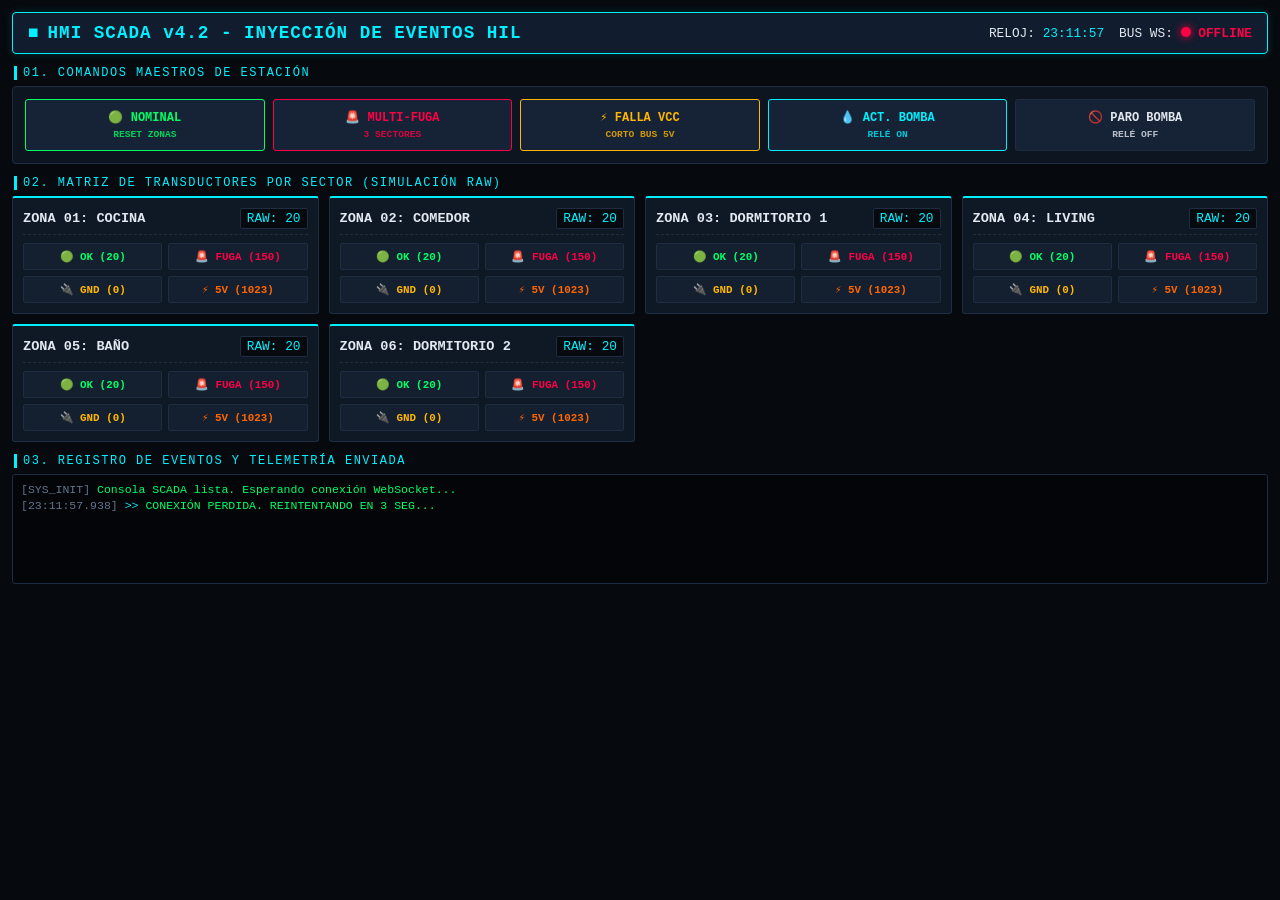
<file: control.html>
<!DOCTYPE html>
<html lang="es">
<head>
    <meta charset="UTF-8">
    <meta name="viewport" content="width=device-width, initial-scale=1.0">
    <title>HMI SCADA - Station Control & Inyección de Eventos</title>
    <style>
        :root {
            --scada-bg: #06090e;
            --panel-bg: #0d1520;
            --panel-border: #1e2d42;
            --header-bg: #111c2e;
            --text-main: #e2e8f0;
            --text-muted: #64748b;
            --cyan-scada: #00f0ff;
            --green-ok: #00ff66;
            --red-alarm: #ff0044;
            --yellow-warn: #ffb700;
            --orange-vcc: #ff6600;
        }

        * {
            box-sizing: border-box;
            margin: 0;
            padding: 0;
            font-family: 'Consolas', 'Courier New', monospace, sans-serif;
        }

        body {
            background-color: var(--scada-bg);
            color: var(--text-main);
            padding: 12px;
            min-height: 100vh;
        }

        /* BARRA SUPERIOR SCADA */
        header.scada-header {
            background: var(--header-bg);
            border: 1px solid var(--cyan-scada);
            box-shadow: 0 0 10px rgba(0, 240, 255, 0.15);
            padding: 10px 15px;
            border-radius: 4px;
            display: flex;
            justify-content: space-between;
            align-items: center;
            flex-wrap: wrap;
            gap: 10px;
            margin-bottom: 12px;
        }

        .scada-title {
            font-size: 1.1rem;
            font-weight: bold;
            color: var(--cyan-scada);
            letter-spacing: 1px;
            display: flex;
            align-items: center;
            gap: 8px;
        }

        .scada-title::before {
            content: "■";
            color: var(--cyan-scada);
            animation: blink 1s infinite;
        }

        @keyframes blink { 50% { opacity: 0; } }

        .scada-status {
            display: flex;
            align-items: center;
            gap: 15px;
            font-size: 0.8rem;
        }

        .led-indicator {
            width: 10px;
            height: 10px;
            border-radius: 50%;
            display: inline-block;
            background: #444;
            box-shadow: inset 0 0 3px #000;
        }

        .led-online { background: var(--green-ok); box-shadow: 0 0 8px var(--green-ok); }
        .led-offline { background: var(--red-alarm); box-shadow: 0 0 8px var(--red-alarm); }

        /* SECCIONES Y PANELES */
        .scada-section-label {
            font-size: 0.75rem;
            color: var(--cyan-scada);
            text-transform: uppercase;
            letter-spacing: 1.5px;
            margin: 12px 0 6px 2px;
            border-left: 3px solid var(--cyan-scada);
            padding-left: 6px;
        }

        .panel-box {
            background: var(--panel-bg);
            border: 1px solid var(--panel-border);
            border-radius: 4px;
            padding: 12px;
            margin-bottom: 12px;
        }

        /* BANDERAS Y MANDOS GLOBALES */
        .master-controls {
            display: grid;
            grid-template-columns: repeat(auto-fit, minmax(130px, 1fr));
            gap: 8px;
        }

        .btn-scada {
            background: #162235;
            color: var(--text-main);
            border: 1px solid var(--panel-border);
            padding: 10px;
            font-size: 0.75rem;
            font-weight: bold;
            cursor: pointer;
            text-transform: uppercase;
            border-radius: 3px;
            transition: all 0.15s ease;
            display: flex;
            flex-direction: column;
            align-items: center;
            justify-content: center;
            gap: 4px;
        }

        .btn-scada:hover {
            border-color: var(--cyan-scada);
            background: #1c2d47;
        }

        .btn-scada:active { transform: translateY(1px); }

        .btn-scada.btn-ok { border-color: var(--green-ok); color: var(--green-ok); }
        .btn-scada.btn-alarm { border-color: var(--red-alarm); color: var(--red-alarm); }
        .btn-scada.btn-warn { border-color: var(--yellow-warn); color: var(--yellow-warn); }
        .btn-scada.btn-pump { border-color: var(--cyan-scada); color: var(--cyan-scada); }

        /* MATRIZ DE TRANSDUCTORES (ZONAS) */
        .zones-grid {
            display: grid;
            grid-template-columns: repeat(auto-fit, minmax(280px, 1fr));
            gap: 10px;
        }

        .zone-card {
            background: #0f1926;
            border: 1px solid var(--panel-border);
            border-top: 2px solid var(--cyan-scada);
            padding: 10px;
            border-radius: 3px;
        }

        .zone-header {
            display: flex;
            justify-content: space-between;
            align-items: center;
            margin-bottom: 8px;
            border-bottom: 1px dashed var(--panel-border);
            padding-bottom: 5px;
        }

        .zone-title {
            font-size: 0.85rem;
            font-weight: bold;
            color: var(--text-main);
        }

        .zone-val {
            font-size: 0.8rem;
            color: var(--cyan-scada);
            background: #06090e;
            padding: 2px 6px;
            border: 1px solid var(--panel-border);
            border-radius: 2px;
        }

        .action-grid {
            display: grid;
            grid-template-columns: 1fr 1fr;
            gap: 6px;
        }

        .btn-action {
            padding: 6px;
            font-size: 0.68rem;
            border: 1px solid var(--panel-border);
            background: #141f30;
            color: var(--text-main);
            cursor: pointer;
            border-radius: 2px;
            font-weight: bold;
            text-align: center;
        }

        .btn-action:hover { background: #1f304a; }
        .btn-action.act-ok { color: var(--green-ok); }
        .btn-action.act-fuga { color: var(--red-alarm); }
        .btn-action.act-gnd { color: var(--yellow-warn); }
        .btn-action.act-vcc { color: var(--orange-vcc); }

        /* SCADA TERMINAL LOG */
        .scada-terminal {
            background: #030508;
            border: 1px solid var(--panel-border);
            color: var(--green-ok);
            font-size: 0.72rem;
            height: 110px;
            overflow-y: auto;
            padding: 8px;
            border-radius: 3px;
        }

        .term-line { margin-bottom: 3px; }
        .term-time { color: var(--text-muted); }
        .term-cmd { color: var(--cyan-scada); }
    </style>
</head>
<body>

    <!-- CABECERA SCADA -->
    <header class="scada-header">
        <div class="scada-title">
            HMI SCADA v4.2 - INYECCIÓN DE EVENTOS HIL
        </div>
        <div class="scada-status">
            <span>RELOJ: <span id="scada-clock" style="color:var(--cyan-scada)">00:00:00</span></span>
            <span>BUS WS: <span id="led-ws" class="led-indicator"></span> <strong id="txt-ws">OFFLINE</strong></span>
        </div>
    </header>

    <!-- MANDOS GENERALES -->
    <div class="scada-section-label">01. Comandos Maestros de Estación</div>
    <div class="panel-box master-controls">
        <button class="btn-scada btn-ok" onclick="enviar('PRESET:RESET')">
            <span>🟢 NOMINAL</span>
            <small style="font-size:0.6rem; opacity:0.8">RESET ZONAS</small>
        </button>
        <button class="btn-scada btn-alarm" onclick="enviar('PRESET:MULTI_FUGA')">
            <span>🚨 MULTI-FUGA</span>
            <small style="font-size:0.6rem; opacity:0.8">3 SECTORES</small>
        </button>
        <button class="btn-scada btn-warn" onclick="enviar('PRESET:FALLA_GENERAL')">
            <span>⚡ FALLA VCC</span>
            <small style="font-size:0.6rem; opacity:0.8">CORTO BUS 5V</small>
        </button>
        <button class="btn-scada btn-pump" onclick="enviar('P1')">
            <span>💧 ACT. BOMBA</span>
            <small style="font-size:0.6rem; opacity:0.8">RELÉ ON</small>
        </button>
        <button class="btn-scada" onclick="enviar('P0')">
            <span>🚫 PARO BOMBA</span>
            <small style="font-size:0.6rem; opacity:0.8">RELÉ OFF</small>
        </button>
    </div>

    <!-- MATRIZ DE MATRIZ DE ZONAS -->
    <div class="scada-section-label">02. Matriz de Transductores por Sector (Simulación RAW)</div>
    <div class="zones-grid" id="contenedor-zonas"></div>

    <!-- TERMINAL DE AUDITORÍA -->
    <div class="scada-section-label">03. Registro de Eventos y Telemetría Enviada</div>
    <div class="scada-terminal" id="terminal-log">
        <div class="term-line"><span class="term-time">[SYS_INIT]</span> Consola SCADA lista. Esperando conexión WebSocket...</div>
    </div>

    <script>
        // ⚠️ INGRESA LA IP DE TU ESP32 REGISTRADA EN EL MONITOR SERIE:
        const ESP32_IP = "10.94.72.148"; 
        const WS_URL = `ws://${ESP32_IP}:81`;
        let socket;

        const HABITACIONES = [
            { id: 0, nombre: "ZONA 01: COCINA" },
            { id: 1, nombre: "ZONA 02: COMEDOR" },
            { id: 2, nombre: "ZONA 03: DORMITORIO 1" },
            { id: 3, nombre: "ZONA 04: LIVING" },
            { id: 4, nombre: "ZONA 05: BAÑO" },
            { id: 5, nombre: "ZONA 06: DORMITORIO 2" }
        ];

        // Estado local simulado para lectura visual rápida
        let estadoLocal = [20, 20, 20, 20, 20, 20];

        function conectarWS() {
            socket = new WebSocket(WS_URL);

            socket.onopen = () => {
                document.getElementById("led-ws").className = "led-indicator led-online";
                document.getElementById("txt-ws").innerText = "ONLINE";
                document.getElementById("txt-ws").style.color = "var(--green-ok)";
                logTerminal("CONEXIÓN ESTABLECIDA CON ESP32 BUS :: WS PORT 81");
            };

            socket.onclose = () => {
                document.getElementById("led-ws").className = "led-indicator led-offline";
                document.getElementById("txt-ws").innerText = "OFFLINE";
                document.getElementById("txt-ws").style.color = "var(--red-alarm)";
                logTerminal("CONEXIÓN PERDIDA. REINTENTANDO EN 3 SEG...");
                setTimeout(conectarWS, 3000);
            };
        }

        function renderizarZonas() {
            const container = document.getElementById("contenedor-zonas");
            let html = "";

            HABITACIONES.forEach(hab => {
                html += `
                    <div class="zone-card">
                        <div class="zone-header">
                            <span class="zone-title">${hab.nombre}</span>
                            <span class="zone-val" id="val-zone-${hab.id}">RAW: ${estadoLocal[hab.id]}</span>
                        </div>
                        <div class="action-grid">
                            <button class="btn-action act-ok" onclick="inyectar(${hab.id}, 20, 'NOMINAL')">🟢 OK (20)</button>
                            <button class="btn-action act-fuga" onclick="inyectar(${hab.id}, 150, 'FUGA')">🚨 FUGA (150)</button>
                            <button class="btn-action act-gnd" onclick="inyectar(${hab.id}, 0, 'FALLA GND')">🔌 GND (0)</button>
                            <button class="btn-action act-vcc" onclick="inyectar(${hab.id}, 1023, 'CORTO 5V')">⚡ 5V (1023)</button>
                        </div>
                    </div>
                `;
            });
            container.innerHTML = html;
        }

        function inyectar(id, valor, tipo) {
            estadoLocal[id] = valor;
            const elVal = document.getElementById(`val-zone-${id}`);
            if(elVal) elVal.innerText = `RAW: ${valor}`;

            enviar(`SET:${id}:${valor}`, `INYECCIÓN EN ${HABITACIONES[id].nombre} -> ${tipo} [VAL: ${valor}]`);
        }

        function enviar(comando, descripcionCustom) {
            if (socket && socket.readyState === WebSocket.OPEN) {
                socket.send(comando);
                logTerminal(descripcionCustom || `COMANDO MAESTRO ENVIADO: ${comando}`);
            } else {
                logTerminal(`ERROR: IMPOSIBLE ENVIAR [${comando}] - SOCKET DESCONECTADO`, true);
            }
        }

        function logTerminal(msg, esError = false) {
            const term = document.getElementById("terminal-log");
            const now = new Date();
            const timeStr = now.toTimeString().split(' ')[0] + "." + String(now.getMilliseconds()).padStart(3, '0');
            
            const colorClass = esError ? 'style="color:var(--red-alarm)"' : '';
            const line = `<div class="term-line" ${colorClass}><span class="term-time">[${timeStr}]</span> <span class="term-cmd">>></span> ${msg}</div>`;
            
            term.innerHTML += line;
            term.scrollTop = term.scrollHeight;
        }

        function actualizarReloj() {
            const now = new Date();
            document.getElementById("scada-clock").innerText = now.toTimeString().split(' ')[0];
        }

        window.onload = () => {
            renderizarZonas();
            conectarWS();
            setInterval(actualizarReloj, 1000);
            actualizarReloj();
        };
    </script>
</body>
</html>
</file>
